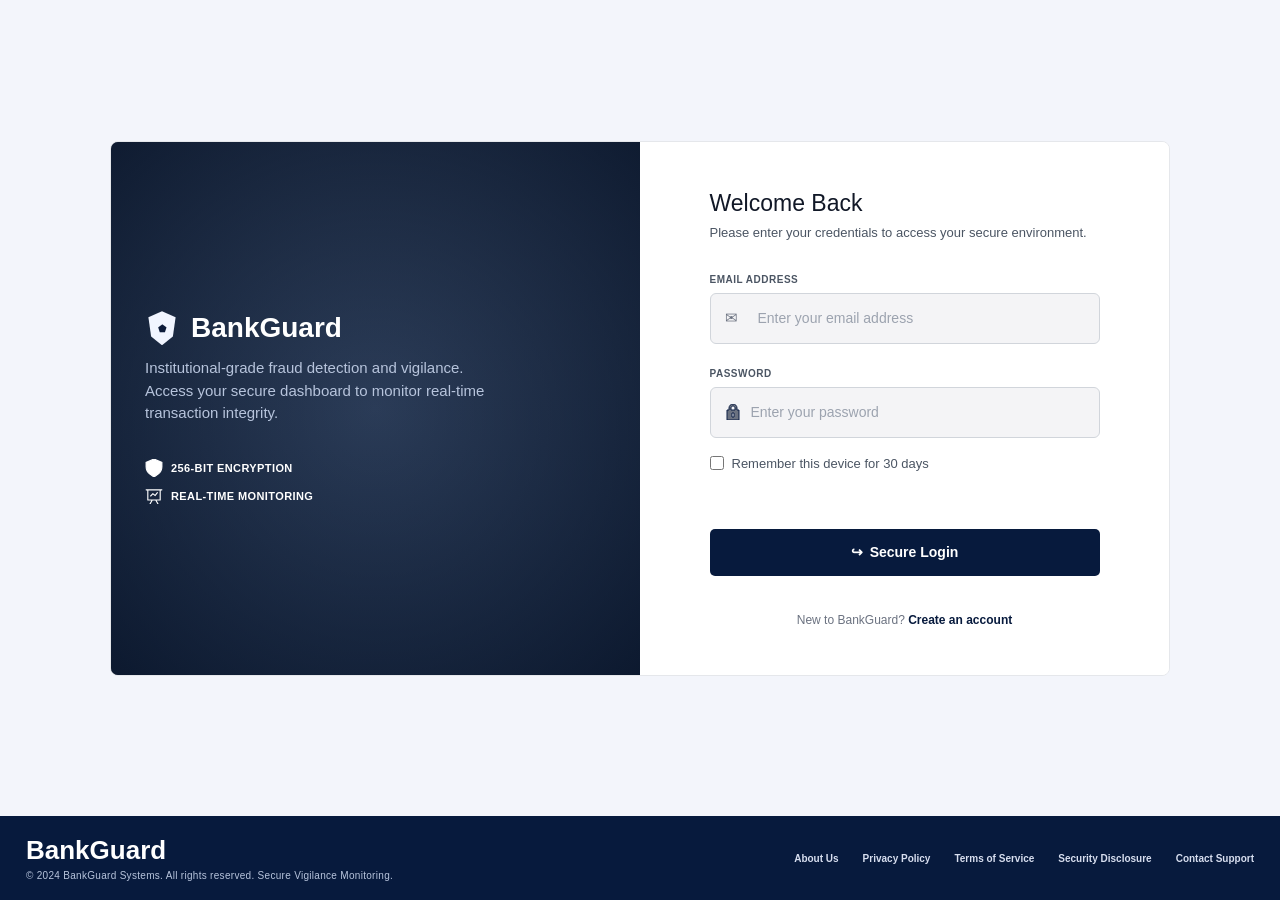
<file: bankguard/frontend/html/index.html>
<!DOCTYPE html>
<html lang="en">
<head>
  <meta charset="UTF-8">
  <meta name="viewport" content="width=device-width, initial-scale=1.0">
  <title>Login - BankGuard</title>
  <link rel="stylesheet" href="../css/login.css">
</head>
<script src="../js/login.js"></script>
<body>
  <main class="login-page">
    <section class="login-container">
      <!-- Left Panel -->
      <div class="login-left">
        <div class="left-overlay"></div>

        <div class="brand-content">
          <div class="brand-title">
            <div class="shield-icon">⬟</div>
            <h1>BankGuard</h1>
          </div>

          <p class="brand-description">
            Institutional-grade fraud detection and vigilance.
            Access your secure dashboard to monitor real-time transaction integrity.
          </p>

          <div class="feature-list">
            <div class="feature-item">
              <svg viewBox="0 0 16 16" fill="none" xmlns="http://www.w3.org/2000/svg" stroke="#ffffff">
                <path d="M4.35009 13.3929L8 16L11.6499 13.3929C13.7523 11.8912 15 9.46667 15 6.88306V3L8 0L1 3V6.88306C1 9.46667 2.24773 11.8912 4.35009 13.3929Z" fill="#ffffff"></path>
              </svg>
              <p>256-BIT ENCRYPTION</p>
            </div>

            <div class="feature-item">
              <svg viewBox="0 0 1024 1024" xmlns="http://www.w3.org/2000/svg">
                <path fill="#ffffff" d="M359.168 768H160a32 32 0 0 1-32-32V192H64a32 32 0 0 1 0-64h896a32 32 0 1 1 0 64h-64v544a32 32 0 0 1-32 32H665.216l110.848 192h-73.856L591.36 768H433.024L322.176 960H248.32l110.848-192zM832 192H192v512h640V192zM342.656 534.656a32 32 0 1 1-45.312-45.312L444.992 341.76l125.44 94.08L679.04 300.032a32 32 0 1 1 49.92 39.936L581.632 524.224 451.008 426.24 342.656 534.592z"></path>
              </svg>
              <p>REAL-TIME MONITORING</p>
            </div>
          </div>
        </div>
      </div>

      <!-- Right Panel -->
      <div class="login-right">
        <div class="form-wrapper">
          <h2>Welcome Back</h2>

          <p class="form-subtitle">
            Please enter your credentials to access your secure environment.
          </p>

          <form id="loginForm" action="transfer-details.html" method="GET" novalidate>
            <div class="form-group">
              <label for="email">EMAIL ADDRESS</label>

              <div class="input-box">
                <span class="input-icon">✉</span>
                <input
                  type="email"
                  id="loginEmail"
                  name="email"
                  placeholder="Enter your email address"
                  required
                >
              </div>
            </div>

            <div class="form-group password-group">
              <div class="password-label-row">
                <label for="password">PASSWORD</label>
              </div>

              <div class="input-box">
                <svg viewBox="0 0 16 16" fill="none" xmlns="http://www.w3.org/2000/svg" stroke="#0b1d43">
                  <path fill-rule="evenodd" clip-rule="evenodd" d="M4 6V4C4 1.79086 5.79086 0 8 0C10.2091 0 12 1.79086 12 4V6H14V16H2V6H4ZM6 4C6 2.89543 6.89543 2 8 2C9.10457 2 10 2.89543 10 4V6H6V4ZM7 13V9H9V13H7Z" fill="#000000"></path>
                </svg>

                <input
                  type="password"
                  id="loginPassword"
                  name="password"
                  placeholder="Enter your password"
                  required
                >

                <span class="eye-icon"></span>
              </div>
            </div>

            <div class="remember-row">
              <input
                type="checkbox"
                id="rememberDevice"
                name="rememberDevice"
              >
              <label for="rememberDevice">Remember this device for 30 days</label>
            </div>
            <div id="loginStatus" class="form-status"></div>
            <button type="submit" class="login-button">
              <span>↪</span>
              Secure Login
            </button>
          </form>

          <div class="register-link">
            New to BankGuard?
            <a href="/html/register.html">Create an account</a>
          </div>

        </div>
      </div>
    </section>
  </main>

  <footer class="footer">
    <div class="footer-brand">
      <h3>BankGuard</h3>
      <p>© 2024 BankGuard Systems. All rights reserved. Secure Vigilance Monitoring.</p>
    </div>

    <nav class="footer-links">
      <a href="#">About Us</a>
      <a href="#">Privacy Policy</a>
      <a href="#">Terms of Service</a>
      <a href="#">Security Disclosure</a>
      <a href="#">Contact Support</a>
    </nav>
  </footer>
</body>
</html>
</file>
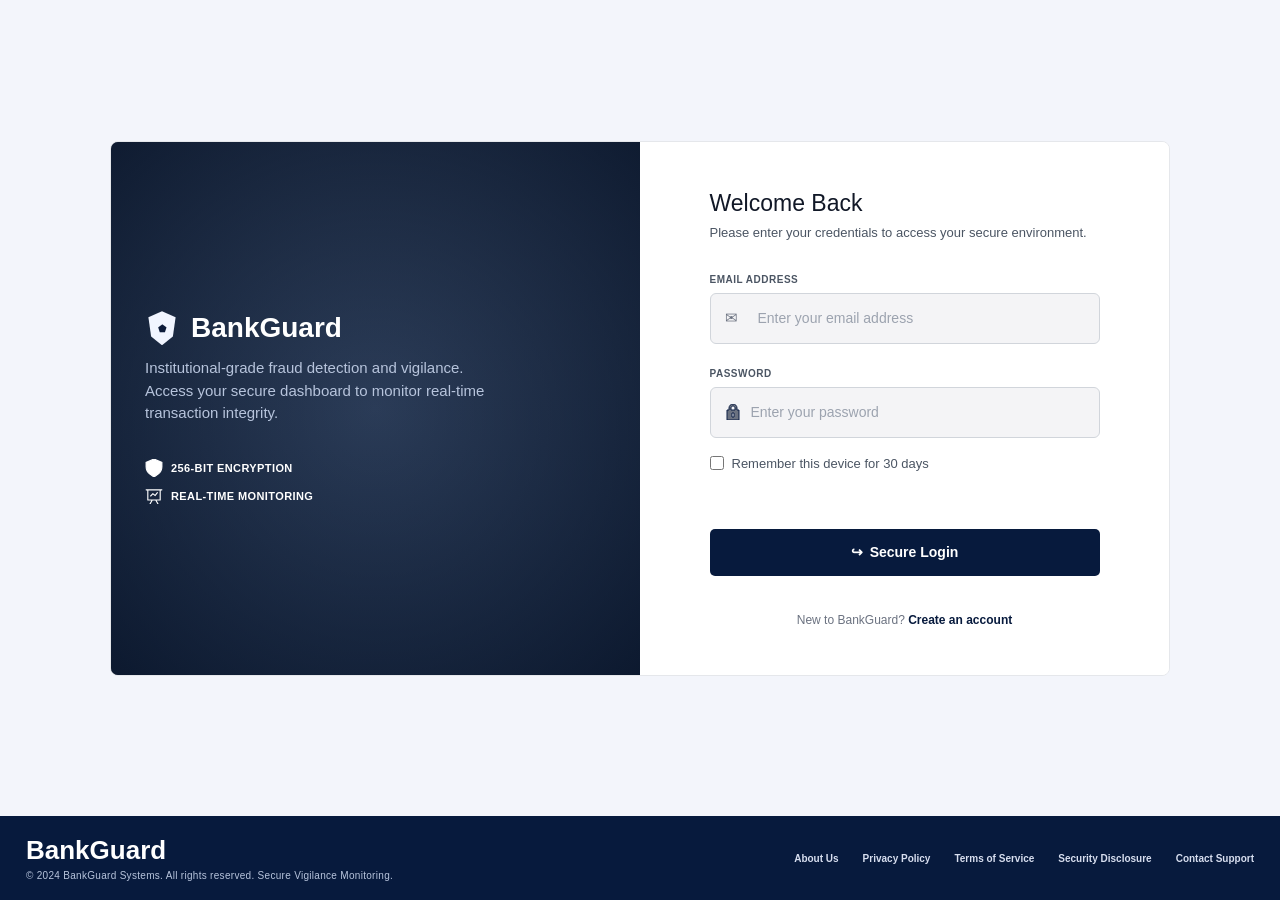
<file: bankguard/frontend/html/login.html>
<!DOCTYPE html>
<html lang="en">
<head>
  <meta charset="UTF-8">
  <meta name="viewport" content="width=device-width, initial-scale=1.0">
  <title>Login - BankGuard</title>
  <link rel="stylesheet" href="../css/login.css">
</head>
<script src="../js/login.js"></script>
<body>
  <main class="login-page">
    <section class="login-container">
      <!-- Left Panel -->
      <div class="login-left">
        <div class="left-overlay"></div>

        <div class="brand-content">
          <div class="brand-title">
            <div class="shield-icon">⬟</div>
            <h1>BankGuard</h1>
          </div>

          <p class="brand-description">
            Institutional-grade fraud detection and vigilance.
            Access your secure dashboard to monitor real-time transaction integrity.
          </p>

          <div class="feature-list">
            <div class="feature-item">
              <svg viewBox="0 0 16 16" fill="none" xmlns="http://www.w3.org/2000/svg" stroke="#ffffff">
                <path d="M4.35009 13.3929L8 16L11.6499 13.3929C13.7523 11.8912 15 9.46667 15 6.88306V3L8 0L1 3V6.88306C1 9.46667 2.24773 11.8912 4.35009 13.3929Z" fill="#ffffff"></path>
              </svg>
              <p>256-BIT ENCRYPTION</p>
            </div>

            <div class="feature-item">
              <svg viewBox="0 0 1024 1024" xmlns="http://www.w3.org/2000/svg">
                <path fill="#ffffff" d="M359.168 768H160a32 32 0 0 1-32-32V192H64a32 32 0 0 1 0-64h896a32 32 0 1 1 0 64h-64v544a32 32 0 0 1-32 32H665.216l110.848 192h-73.856L591.36 768H433.024L322.176 960H248.32l110.848-192zM832 192H192v512h640V192zM342.656 534.656a32 32 0 1 1-45.312-45.312L444.992 341.76l125.44 94.08L679.04 300.032a32 32 0 1 1 49.92 39.936L581.632 524.224 451.008 426.24 342.656 534.592z"></path>
              </svg>
              <p>REAL-TIME MONITORING</p>
            </div>
          </div>
        </div>
      </div>

      <!-- Right Panel -->
      <div class="login-right">
        <div class="form-wrapper">
          <h2>Welcome Back</h2>

          <p class="form-subtitle">
            Please enter your credentials to access your secure environment.
          </p>

          <form id="loginForm" action="transfer-details.html" method="GET" novalidate>
            <div class="form-group">
              <label for="email">EMAIL ADDRESS</label>

              <div class="input-box">
                <span class="input-icon">✉</span>
                <input
                  type="email"
                  id="loginEmail"
                  name="email"
                  placeholder="Enter your email address"
                  required
                >
              </div>
            </div>

            <div class="form-group password-group">
              <div class="password-label-row">
                <label for="password">PASSWORD</label>
              </div>

              <div class="input-box">
                <svg viewBox="0 0 16 16" fill="none" xmlns="http://www.w3.org/2000/svg" stroke="#0b1d43">
                  <path fill-rule="evenodd" clip-rule="evenodd" d="M4 6V4C4 1.79086 5.79086 0 8 0C10.2091 0 12 1.79086 12 4V6H14V16H2V6H4ZM6 4C6 2.89543 6.89543 2 8 2C9.10457 2 10 2.89543 10 4V6H6V4ZM7 13V9H9V13H7Z" fill="#000000"></path>
                </svg>

                <input
                  type="password"
                  id="loginPassword"
                  name="password"
                  placeholder="Enter your password"
                  required
                >

                <span class="eye-icon"></span>
              </div>
            </div>

            <div class="remember-row">
              <input
                type="checkbox"
                id="rememberDevice"
                name="rememberDevice"
              >
              <label for="rememberDevice">Remember this device for 30 days</label>
            </div>
            <div id="loginStatus" class="form-status"></div>
            <button type="submit" class="login-button">
              <span>↪</span>
              Secure Login
            </button>
          </form>

          <div class="register-link">
            New to BankGuard?
            <a href="register.html">Create an account</a>
          </div>

        </div>
      </div>
    </section>
  </main>

  <footer class="footer">
    <div class="footer-brand">
      <h3>BankGuard</h3>
      <p>© 2024 BankGuard Systems. All rights reserved. Secure Vigilance Monitoring.</p>
    </div>

    <nav class="footer-links">
      <a href="#">About Us</a>
      <a href="#">Privacy Policy</a>
      <a href="#">Terms of Service</a>
      <a href="#">Security Disclosure</a>
      <a href="#">Contact Support</a>
    </nav>
  </footer>
</body>
</html>
</file>
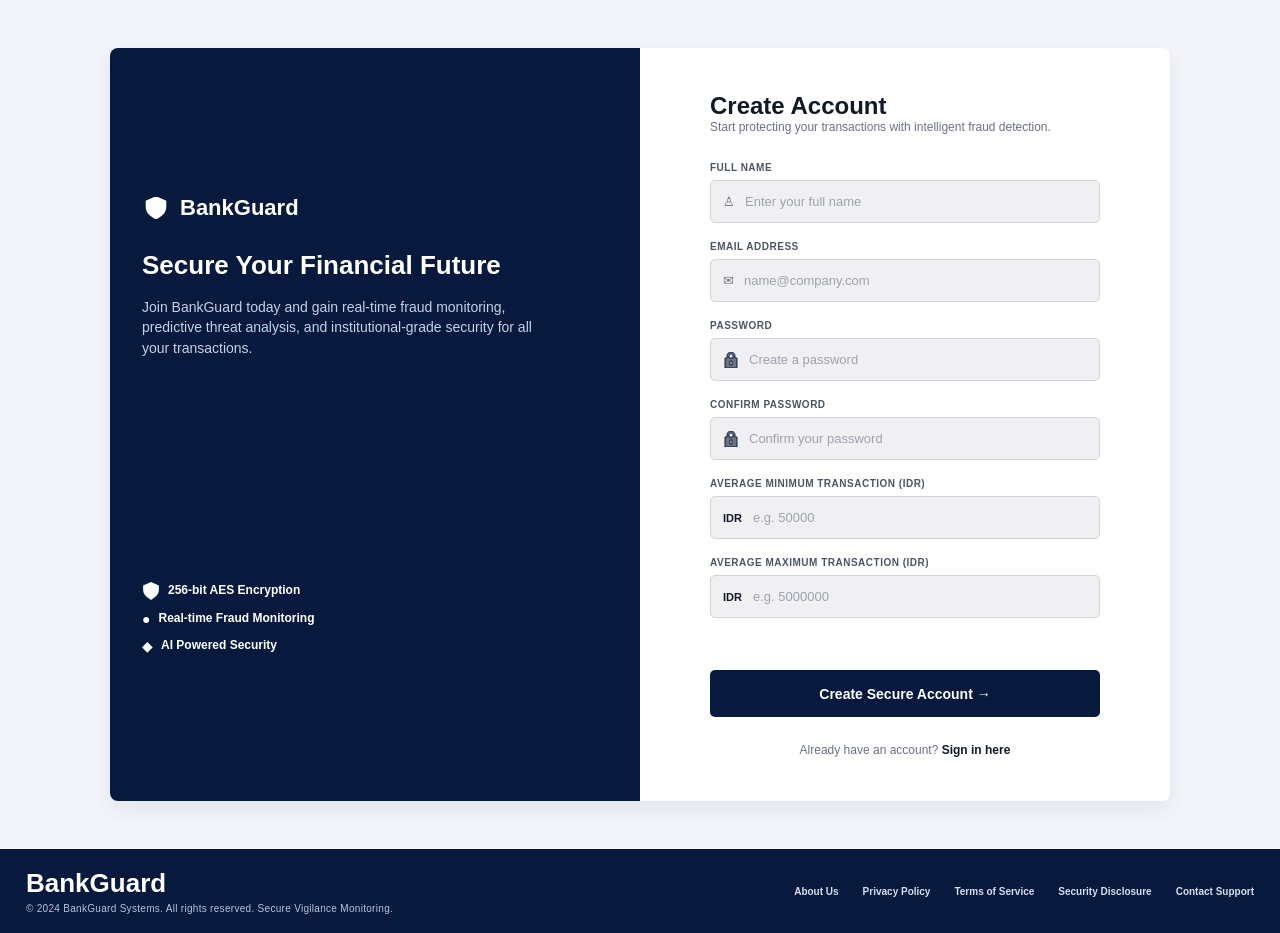
<file: bankguard/frontend/html/register.html>
<!DOCTYPE html>
<html lang="en">
<head>
  <meta charset="UTF-8">
  <meta name="viewport" content="width=device-width, initial-scale=1.0">
  <title>Register - BankGuard</title>
  <link rel="stylesheet" href="../css/register.css">
</head>
<script src="../js/register.js"></script>
<body>
  <main class="register-page">
    <section class="register-container">
      <!-- Left Panel -->
      <div class="register-left">
        <div class="left-content">
          <div class="brand-title">
            <div class="shield-icon">
              <svg viewBox="0 0 16 16" fill="none" xmlns="http://www.w3.org/2000/svg" stroke="#ffffff">
                <path d="M4.35009 13.3929L8 16L11.6499 13.3929C13.7523 11.8912 15 9.46667 15 6.88306V3L8 0L1 3V6.88306C1 9.46667 2.24773 11.8912 4.35009 13.3929Z" fill="#ffffff"></path>
              </svg>
            </div>
            <span>BankGuard</span>
          </div>

          <h1>Secure Your Financial Future</h1>

          <p>
            Join BankGuard today and gain real-time fraud monitoring,
            predictive threat analysis, and institutional-grade security
            for all your transactions.
          </p>

          <div class="chip-image"></div>

          <div class="feature-list">
            <div class="feature-item">
              <svg viewBox="0 0 16 16" fill="none" xmlns="http://www.w3.org/2000/svg">
                <path d="M4.35009 13.3929L8 16L11.6499 13.3929C13.7523 11.8912 15 9.46667 15 6.88306V3L8 0L1 3V6.88306C1 9.46667 2.24773 11.8912 4.35009 13.3929Z" fill="#ffffff"></path>
              </svg>
              <p>256-bit AES Encryption</p>
            </div>

            <div class="feature-item">
              <span>●</span>
              <p>Real-time Fraud Monitoring</p>
            </div>

            <div class="feature-item">
              <span>◆</span>
              <p>AI Powered Security</p>
            </div>
          </div>
        </div>
      </div>

      <!-- Right Panel -->
      <div class="register-right">
        <div class="form-wrapper">
          <h1>Create Account</h1>
          <p class="form-subtitle">Start protecting your transactions with intelligent fraud detection.</p>

          <form id="registerForm" action="login.html" method="GET" novalidate>
            <div class="form-group">
              <label for="name">FULL NAME</label>
              <div class="input-box">
                <span class="input-icon">♙</span>
                <input
                  type="text"
                  id="fullName"
                  name="fullName"
                  placeholder="Enter your full name"
                >
              </div>
            </div>

            <div class="form-group">
              <label for="email">EMAIL ADDRESS</label>
              <div class="input-box">
                <span class="input-icon">✉</span>
                <input type="email" id="registerEmail" name="email" placeholder="name@company.com" required>
              </div>
            </div>

            <div class="form-group">
              <label for="password">PASSWORD</label>
              <div class="input-box">
                <svg viewBox="0 0 16 16" fill="none" xmlns="http://www.w3.org/2000/svg" stroke="#0b1d43">
                  <path fill-rule="evenodd" clip-rule="evenodd" d="M4 6V4C4 1.79086 5.79086 0 8 0C10.2091 0 12 1.79086 12 4V6H14V16H2V6H4ZM6 4C6 2.89543 6.89543 2 8 2C9.10457 2 10 2.89543 10 4V6H6V4ZM7 13V9H9V13H7Z" fill="#000000"></path>
                </svg>
                <input type="password" id="registerPassword" name="password" placeholder="Create a password" required>
              </div>
            </div>

            <div class="form-group">
              <label for="password_confirmation">CONFIRM PASSWORD</label>
              <div class="input-box">
                <svg viewBox="0 0 16 16" fill="none" xmlns="http://www.w3.org/2000/svg" stroke="#0b1d43">
                  <path fill-rule="evenodd" clip-rule="evenodd" d="M4 6V4C4 1.79086 5.79086 0 8 0C10.2091 0 12 1.79086 12 4V6H14V16H2V6H4ZM6 4C6 2.89543 6.89543 2 8 2C9.10457 2 10 2.89543 10 4V6H6V4ZM7 13V9H9V13H7Z" fill="#000000"></path>
                </svg>
                <input type="password" id="password_confirmation" name="password_confirmation" placeholder="Confirm your password" required>
              </div>
            </div>
            <div class="transaction-row">
              <div class="form-group">
                <label for="avgMinTransaction">AVERAGE MINIMUM TRANSACTION (IDR)</label>
                <div class="input-box">
                  <span class="input-icon currency-label">IDR</span>
                  <input
                    type="number"
                    id="avgMinTransaction"
                    name="avgMinTransaction"
                    placeholder="e.g. 50000"
                    min="0"
                    step="0.01"
                    required
                  >
                </div>
              </div>

              <div class="form-group">
                <label for="avgMaxTransaction">AVERAGE MAXIMUM TRANSACTION (IDR)</label>
                <div class="input-box">
                  <span class="input-icon currency-label">IDR</span>
                  <input
                    type="number"
                    id="avgMaxTransaction"
                    name="avgMaxTransaction"
                    placeholder="e.g. 5000000"
                    min="0"
                    step="0.01"
                    required
                  >
                </div>
              </div>
            </div>
            <div id="registerStatus" class="form-status"></div>
            <button type="submit" class="register-button">
              Create Secure Account
              <span>→</span>
            </button>
          </form>

          <div class="login-link">
            Already have an account?
            <a href="/html/index.html">Sign in here</a>
          </div>
        </div>
      </div>
    </section>
  </main>

  <footer class="footer">
    <div class="footer-brand">
      <h3>BankGuard</h3>
      <p>© 2024 BankGuard Systems. All rights reserved. Secure Vigilance Monitoring.</p>
    </div>

    <nav class="footer-links">
      <a href="#">About Us</a>
      <a href="#">Privacy Policy</a>
      <a href="#">Terms of Service</a>
      <a href="#">Security Disclosure</a>
      <a href="#">Contact Support</a>
    </nav>
  </footer>
</body>
</html>
</file>
<file: bankguard/frontend/css/login.css>
* {
    margin: 0;
    padding: 0;
    box-sizing: border-box;
}

body {
    font-family: Arial, Helvetica, sans-serif;
    background-color: #f3f5fb;
    color: #111827;
    min-height: 100vh;
}

/* Page Layout */
.login-page {
    min-height: calc(100vh - 84px);
    display: flex;
    justify-content: center;
    align-items: center;
    padding: 48px 24px;
}

.login-container {
    width: 1060px;
    min-height: 470px;
    display: grid;
    grid-template-columns: 1fr 1fr;
    background-color: #ffffff;
    border: 1px solid #e5e7eb;
    border-radius: 8px;
    overflow: hidden;
}

/* Left Panel */
.login-left {
    position: relative;
    background-image:
        linear-gradient(rgba(7, 23, 50, 0.86), rgba(7, 23, 50, 0.9)),
        url("https://images.unsplash.com/photo-1639322537228-f710d846310a?q=80&w=1200&auto=format&fit=crop");
    background-size: cover;
    background-position: center;
    min-height: 470px;
    display: flex;
    align-items: center;
    padding: 0 34px;
}

.left-overlay {
    position: absolute;
    inset: 0;
    background: radial-gradient(circle at center, rgba(67, 96, 139, 0.2), rgba(6, 18, 39, 0.75));
}

.brand-content {
    position: relative;
    z-index: 2;
    color: #ffffff;
    max-width: 360px;
}

.brand-title {
    display: flex;
    align-items: center;
    gap: 12px;
    margin-bottom: 12px;
}

.shield-icon {
    width: 34px;
    height: 34px;
    background-color: #f1f5ff;
    color: #0c1b3a;
    display: flex;
    align-items: center;
    justify-content: center;
    clip-path: polygon(50% 0%, 90% 18%, 82% 74%, 50% 100%, 18% 74%, 10% 18%);
    font-size: 10px;
}

.brand-title h1 {
    font-size: 28px;
    font-weight: 700;
}

.brand-description {
    color: #b7c4dc;
    font-size: 15px;
    line-height: 1.5;
    margin-bottom: 34px;
}

.feature-list {
    display: flex;
    flex-direction: column;
    gap: 10px;
}

.feature-item {
    display: flex;
    align-items: center;
    gap: 8px;
    color: #ffffff;
    font-size: 11px;
    font-weight: 700;
    letter-spacing: 0.4px;
}
.feature-item svg {
    width: 18px;
    height: 18px;
    flex-shrink: 0;
    display: block;
}

/* Right Panel */
.login-right {
    min-height: 470px;
    display: flex;
    justify-content: center;
    align-items: center;
    padding: 48px 56px;
    background-color: #ffffff;
}

.form-wrapper {
    width: 100%;
    max-width: 390px;
}

.form-wrapper h2 {
    font-size: 23px;
    font-weight: 500;
    color: #111827;
    margin-bottom: 8px;
}

.form-subtitle {
    font-size: 13px;
    color: #4b5563;
    margin-bottom: 34px;
}

.form-group {
    margin-bottom: 24px;
}

.form-group label {
    display: block;
    font-size: 10px;
    font-weight: 700;
    color: #4b5563;
    letter-spacing: 0.5px;
    margin-bottom: 8px;
}

.input-box {
    height: 51px;
    display: flex;
    align-items: center;
    border: 1px solid #d1d5db;
    border-radius: 6px;
    background-color: #f4f4f6;
    padding: 0 14px;
    gap : 10px;
}

.input-box:focus-within {
    border-color: #0b1d43;
    background-color: #ffffff;
}

.input-icon {
    color: #6b7280;
    font-size: 15px;
    margin-right: 10px;
}

.input-box > svg {
    width: 16px;
    height: 16px;
    flex-shrink: 0;
}

.input-box > svg path {
    fill: #6b7280;
}

.input-box input {
    flex: 1;
    height: 100%;
    border: none;
    outline: none;
    background: transparent;
    font-size: 14px;
    color: #111827;
}

.input-box input::placeholder {
    color: #9ca3af;
}

.password-group {
    margin-bottom: 18px;
}

.password-label-row {
    display: flex;
    align-items: center;
    justify-content: space-between;
}

.password-label-row label {
    margin-bottom: 8px;
}

.forgot-link {
    font-size: 11px;
    font-weight: 700;
    color: #0b1d43;
    text-decoration: none;
    margin-bottom: 8px;
}

.forgot-link:hover {
    text-decoration: underline;
}

.eye-icon {
    color: #6b7280;
    font-size: 14px;
    margin-left: 10px;
    cursor: pointer;
}

.remember-row {
    display: flex;
    align-items: center;
    gap: 8px;
    margin-bottom: 24px;
}

.remember-row input {
    width: 14px;
    height: 14px;
    accent-color: #0b1d43;
}

.remember-row label {
    font-size: 13px;
    color: #4b5563;
}

.login-button {
    width: 100%;
    height: 47px;
    border: none;
    border-radius: 5px;
    background-color: #071a3d;
    color: #ffffff;
    font-size: 14px;
    font-weight: 600;
    cursor: pointer;
    display: flex;
    align-items: center;
    justify-content: center;
    gap: 7px;
}

.login-button:hover {
    background-color: #0d2857;
}

.error-message {
    display: block;
    margin-top: 6px;
    color: #dc2626;
    font-size: 12px;
}

.admin-link {
    margin-top: 32px;
    padding-top: 26px;
    border-top: 1px solid #e5e7eb;
    text-align: center;
    font-size: 12px;
    color: #6b7280;
}

.admin-link a {
    color: #111827;
    text-decoration: none;
    font-weight: 500;
}

.admin-link a:hover {
    text-decoration: underline;
}

.register-link {
    margin-top: 32px;
    padding-top: 5px;
    text-align: center;
    font-size: 12px;
    color: #6b7280;
}

.register-link a {
    color: #071a3d;
    text-decoration: none;
    font-weight: 700;
}

.register-link a:hover {
    text-decoration: underline;
}

/* Footer */
.footer {
    height: 84px;
    background-color: #071a3d;
    color: #ffffff;
    display: flex;
    align-items: center;
    justify-content: space-between;
    padding: 0 26px;
}

.footer-brand h3 {
    font-size: 26px;
    font-weight: 700;
    margin-bottom: 4px;
}

.footer-brand p {
    font-size: 10px;
    color: #b7c4dc;
    letter-spacing: 0.3px;
}

.footer-links {
    display: flex;
    align-items: center;
    gap: 24px;
}

.footer-links a {
    color: #d7deef;
    font-size: 10px;
    font-weight: 600;
    text-decoration: none;
}

.footer-links a:hover {
    color: #ffffff;
}

/* Responsive */
@media (max-width: 900px) {
    .login-container {
        width: 100%;
        grid-template-columns: 1fr;
    }

    .login-left {
        min-height: 300px;
    }

    .login-right {
        min-height: auto;
        padding: 42px 32px;
    }

    .footer {
        height: auto;
        flex-direction: column;
        align-items: flex-start;
        gap: 18px;
        padding: 24px;
    }

    .footer-links {
        flex-wrap: wrap;
        gap: 14px;
    }
}

@media (max-width: 520px) {
    .login-page {
        padding: 28px 16px;
    }

    .login-left {
        padding: 32px 24px;
    }

    .brand-title h1 {
        font-size: 24px;
    }

    .brand-description {
        font-size: 13px;
    }

    .login-right {
        padding: 34px 22px;
    }

    .form-wrapper h2 {
        font-size: 21px;
    }
}

.input-error {
  border-color: #dc2626;
  background-color: #fff5f5;
}

.form-status {
  min-height: 20px;
  font-size: 12px;
  font-weight: 600;
  margin-bottom: 14px;
}

.form-status.error {
  color: #dc2626;
}

.form-status.success {
  color: #15803d;
}

.eye-icon.active {
  color: #071a3d;
}
</file>
<file: bankguard/frontend/css/register.css>
* {
    margin: 0;
    padding: 0;
    box-sizing: border-box;
}

body {
    font-family: Arial, Helvetica, sans-serif;
    background-color: #f3f5fb;
    color: #111827;
    min-height: 100vh;
}

/* Page Layout */
.register-page {
    min-height: calc(100vh - 84px);
    display: flex;
    justify-content: center;
    align-items: center;
    padding: 48px 24px;
}

.register-container {
    width: 1060px;
    min-height: 505px;
    display: grid;
    grid-template-columns: 1fr 1fr;
    background-color: #ffffff;
    border-radius: 8px;
    overflow: hidden;
    box-shadow: 0 8px 24px rgba(15, 23, 42, 0.08);
}

/* Left Panel */
.register-left {
    background-color: #071a3d;
    color: #ffffff;
    padding: 34px 32px;
    display: flex;
    align-items: center;
}

.left-content {
    width: 100%;
}

.brand-title {
    display: flex;
    align-items: center;
    gap: 10px;
    margin-bottom: 28px;
}

.brand-title .shield-icon {
    width: 28px;
    height: 28px;
    display: flex;
    align-items: center;
    justify-content: center;
}

.brand-title .shield-icon svg {
    width: 22px;
    height: 22px;
}

.brand-title span {
    font-size: 22px;
    font-weight: 700;
    color: #ffffff;
}

.left-content h1 {
    font-size: 26px;
    font-weight: 700;
    margin-bottom: 16px;
}

.left-content p {
    max-width: 390px;
    font-size: 14px;
    line-height: 1.45;
    color: #c6d1e6;
    margin-bottom: 28px;
}

.chip-image {
    width: 100%;
    height: 170px;
    border-radius: 2px;
    margin-bottom: 26px;
    background-image:
        linear-gradient(rgba(7, 26, 61, 0.2), rgba(7, 26, 61, 0.45)),
        url("https://images.unsplash.com/photo-1518770660439-4636190af475?q=80&w=1200&auto=format&fit=crop");
    background-size: cover;
    background-position: center;
}

.feature-list {
    display: flex;
    flex-direction: column;
    gap: 10px;
}

.feature-item {
    display: flex;
    align-items: center;
    gap: 8px;
    color: #ffffff;
}



.feature-item span {
    font-size: 14px;
}

.feature-item p {
    margin: 0;
    font-size: 12px;
    color: #ffffff;
    font-weight: 600;
}

.feature-item svg {
    width: 18px;
    height: 18px;
    flex-shrink: 0;
    display: block;
}

/* Right Panel */
.register-right {
    background-color: #ffffff;
    display: flex;
    align-items: center;
    justify-content: center;
    padding: 44px 40px;
}

.form-wrapper {
    width: 100%;
    max-width: 390px;
}

.form-wrapper h2 {
    font-size: 26px;
    font-weight: 700;
    color: #14213d;
    margin-bottom: 6px;
}

.form-subtitle {
    font-size: 12px;
    color: #6b7280;
    margin-bottom: 28px;
}

.form-group {
    margin-bottom: 18px;
}

.form-group label {
    display: block;
    font-size: 10px;
    font-weight: 700;
    color: #4b5563;
    letter-spacing: 0.5px;
    margin-bottom: 7px;
}

.input-box {
    height: 43px;
    display: flex;
    align-items: center;
    border: 1px solid #d1d5db;
    border-radius: 5px;
    background-color: #f0f0f2;
    padding: 0 12px;
}

.input-box:focus-within {
    border-color: #071a3d;
    background-color: #ffffff;
}

.input-box > svg {
    width: 16px;
    height: 16px;
    flex-shrink: 0;
    margin-right: 10px;
}

.input-box > svg path {
    fill: #6b7280;
}

.input-icon {
    font-size: 13px;
    color: #6b7280;
    margin-right: 10px;
}

.input-box input {
    flex: 1;
    height: 100%;
    border: none;
    outline: none;
    background: transparent;
    color: #111827;
    font-size: 13px;
}

.input-box input::placeholder {
    color: #9ca3af;
}

/* Password Row */
.password-row {
    display: grid;
    grid-template-columns: 1fr 1fr;
    gap: 14px;
}

.password-row .form-group {
    margin-bottom: 16px;
}

/* Terms */
.terms-row {
    display: flex;
    align-items: flex-start;
    gap: 9px;
    margin-bottom: 20px;
}

.terms-row input {
    width: 14px;
    height: 14px;
    margin-top: 2px;
    accent-color: #071a3d;
}

.terms-row label {
    font-size: 12px;
    color: #4b5563;
    line-height: 1.35;
}

.terms-row a {
    color: #071a3d;
    text-decoration: none;
    font-weight: 600;
}

.terms-row a:hover {
    text-decoration: underline;
}

/* Transaction row */
.transaction-row {
    display: flex;
    flex-direction: column;
}

.currency-label {
    font-size: 11px;
    font-weight: 800;
    color: #111827;
    margin-right: 6px;
    min-width: 24px;
}

/* Button */
.register-button {
    width: 100%;
    height: 47px;
    border: none;
    border-radius: 5px;
    background-color: #071a3d;
    color: #ffffff;
    font-size: 14px;
    font-weight: 600;
    cursor: pointer;
}

.register-button:hover {
    background-color: #0d2857;
}

.error-message {
    display: block;
    margin-top: 6px;
    color: #dc2626;
    font-size: 12px;
}

/* Login Link */
.login-link {
    margin-top: 26px;
    text-align: center;
    font-size: 12px;
    color: #6b7280;
}

.login-link a {
    color: #111827;
    font-weight: 600;
    text-decoration: none;
}

.login-link a:hover {
    text-decoration: underline;
}

/* Footer */
.footer {
    height: 84px;
    background-color: #071a3d;
    color: #ffffff;
    display: flex;
    align-items: center;
    justify-content: space-between;
    padding: 0 26px;
}

.footer-brand h3 {
    font-size: 26px;
    font-weight: 700;
    margin-bottom: 4px;
}

.footer-brand p {
    font-size: 10px;
    color: #b7c4dc;
    letter-spacing: 0.3px;
}

.footer-links {
    display: flex;
    align-items: center;
    gap: 24px;
}

.footer-links a {
    color: #d7deef;
    font-size: 10px;
    font-weight: 600;
    text-decoration: none;
}

.footer-links a:hover {
    color: #ffffff;
}

/* Responsive */
@media (max-width: 900px) {
    .register-container {
        width: 100%;
        grid-template-columns: 1fr;
    }

    .register-left {
        padding: 34px 28px;
    }

    .register-right {
        padding: 38px 28px;
    }

    .footer {
        height: auto;
        flex-direction: column;
        align-items: flex-start;
        gap: 18px;
        padding: 24px;
    }

    .footer-links {
        flex-wrap: wrap;
        gap: 14px;
    }
}

@media (max-width: 520px) {
    .register-page {
        padding: 28px 16px;
    }

    .left-content h1 {
        font-size: 22px;
    }

    .chip-image {
        height: 145px;
    }

    .password-row {
        grid-template-columns: 1fr;
        gap: 0;
    }

    .form-wrapper h2 {
        font-size: 23px;
    }
}

.input-error {
  border-color: #dc2626;
  background-color: #fff5f5;
}

.form-status {
  min-height: 20px;
  font-size: 12px;
  font-weight: 600;
  margin-bottom: 14px;
}

.form-status.error {
  color: #dc2626;
}

.form-status.success {
  color: #15803d;
}
</file>
